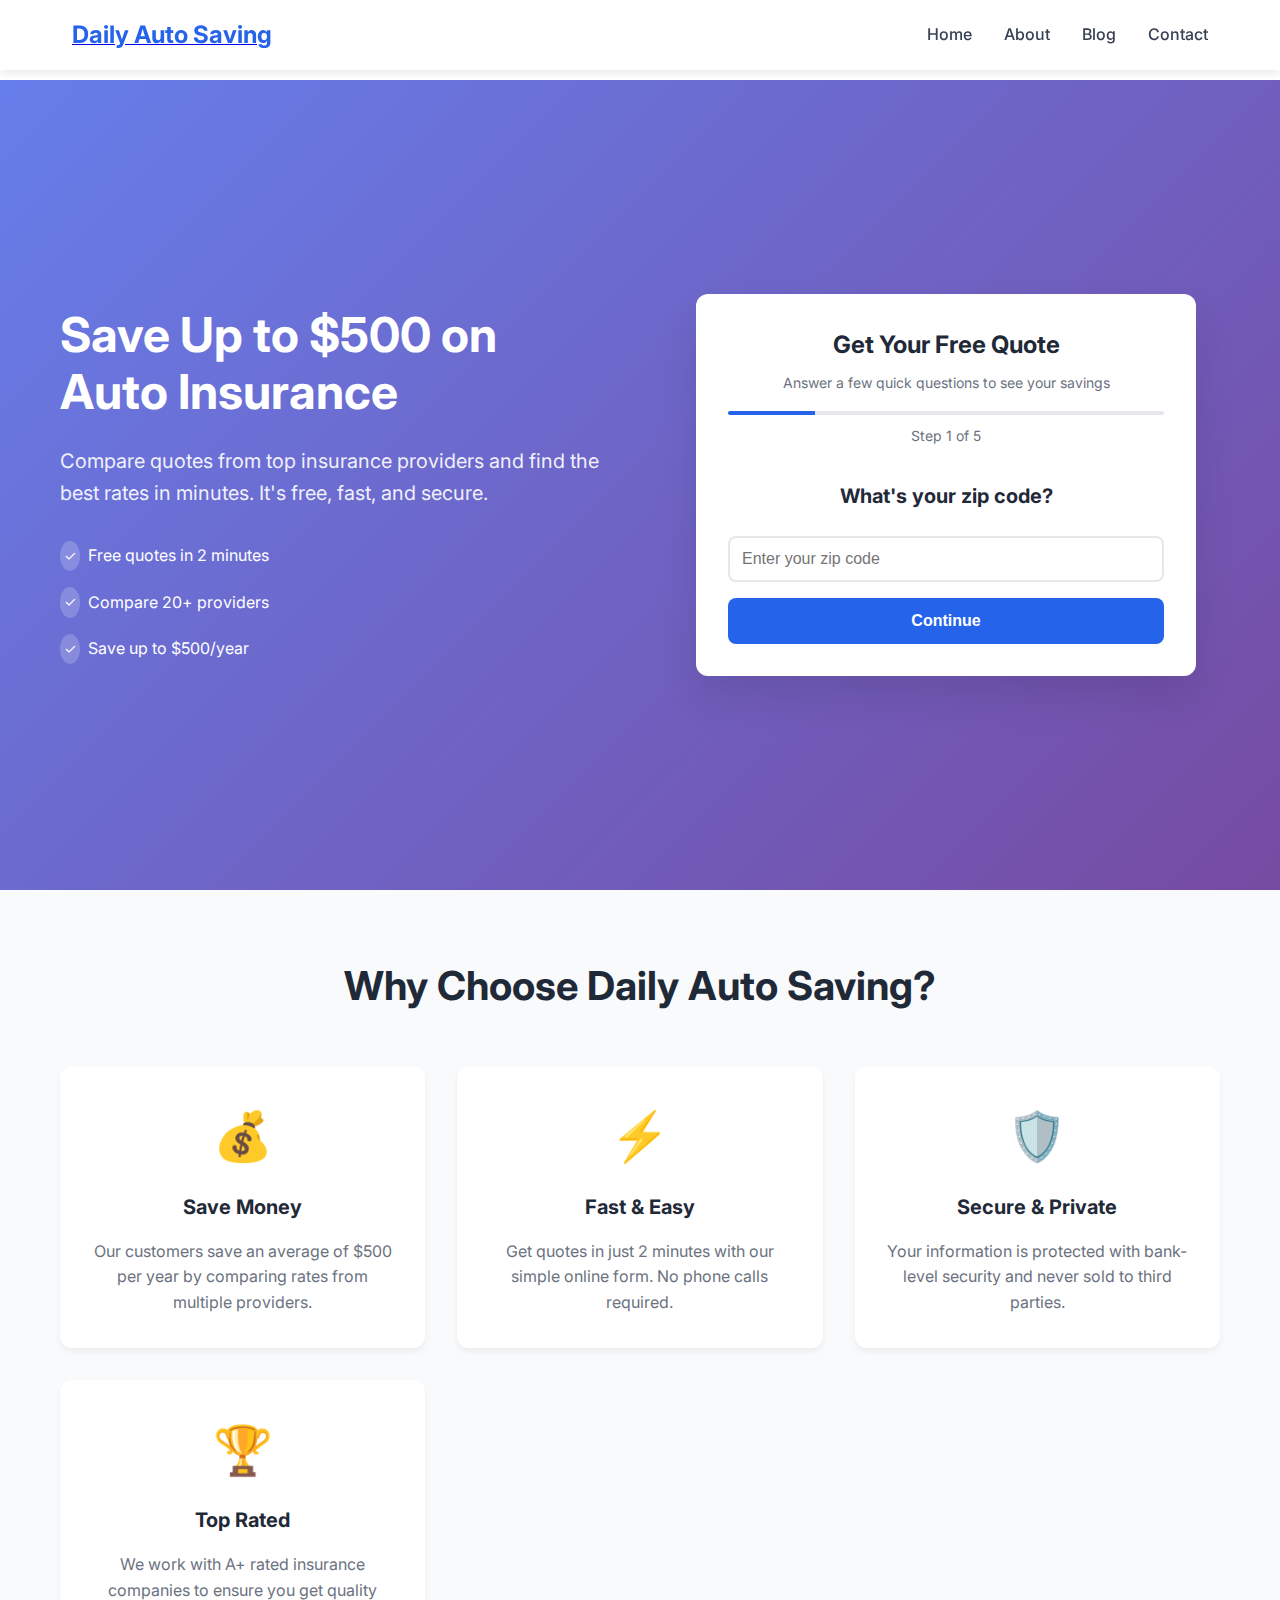
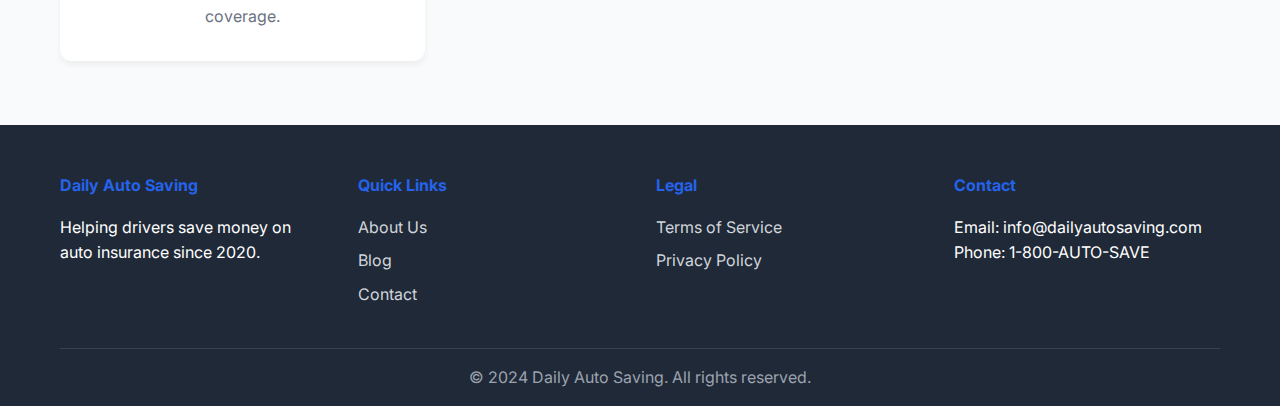
<file: index.html>
<!DOCTYPE html>
<html lang="en">
<head>
    <meta charset="UTF-8">
    <meta name="viewport" content="width=device-width, initial-scale=1.0">
    <title>Daily Auto Saving - Save on Car Insurance Today</title>
    <meta name="description" content="Find the best auto insurance rates and save money on your car insurance with Daily Auto Saving. Get quotes from top providers in minutes.">
    <link rel="stylesheet" href="css/styles.css">
    <link href="https://fonts.googleapis.com/css2?family=Inter:wght@300;400;500;600;700&display=swap" rel="stylesheet">
</head>
<body>
    <header class="header">
        <nav class="nav">
            <div class="nav-container">
                <a href="index.html" class="logo">
                    <span class="logo-text">Daily Auto Saving</span>
                </a>
                <ul class="nav-menu">
                    <li><a href="index.html" class="nav-link">Home</a></li>
                    <li><a href="/about/" class="nav-link">About</a></li>
                    <li><a href="/blog/" class="nav-link">Blog</a></li>
                    <li><a href="/contact/" class="nav-link">Contact</a></li>
                </ul>
                <div class="hamburger">
                    <span></span>
                    <span></span>
                    <span></span>
                </div>
            </div>
        </nav>
    </header>

    <main class="main">
        <section class="hero">
            <div class="container">
                <div class="hero-content">
                    <div class="hero-text">
                        <h1 class="hero-title">Save Up to $500 on Auto Insurance</h1>
                        <p class="hero-subtitle">Compare quotes from top insurance providers and find the best rates in minutes. It's free, fast, and secure.</p>
                        <div class="hero-features">
                            <div class="feature">
                                <span class="feature-icon">✓</span>
                                <span>Free quotes in 2 minutes</span>
                            </div>
                            <div class="feature">
                                <span class="feature-icon">✓</span>
                                <span>Compare 20+ providers</span>
                            </div>
                            <div class="feature">
                                <span class="feature-icon">✓</span>
                                <span>Save up to $500/year</span>
                            </div>
                        </div>
                    </div>

                    <div class="lead-form-container">
                        <div class="form-card">
                            <div class="form-header">
                                <h2>Get Your Free Quote</h2>
                                <p>Answer a few quick questions to see your savings</p>
                                <div class="progress-bar">
                                    <div class="progress-fill"></div>
                                </div>
                                <span class="step-counter">Step <span id="current-step">1</span> of <span id="total-steps">5</span></span>
                            </div>

                            <form id="lead-form" class="lead-form">
                                <div class="question active" data-step="1">
                                    <h3>What's your zip code?</h3>
                                    <input type="text" name="zipcode" placeholder="Enter your zip code" pattern="[0-9]{5}" maxlength="5" required>
                                    <button type="button" class="btn-next">Continue</button>
                                </div>

                                <div class="question" data-step="2">
                                    <h3>What's your current insurance status?</h3>
                                    <div class="options">
                                        <label class="option">
                                            <input type="radio" name="insurance_status" value="currently_insured" required>
                                            <span>Currently Insured</span>
                                        </label>
                                        <label class="option">
                                            <input type="radio" name="insurance_status" value="not_insured" required>
                                            <span>Not Currently Insured</span>
                                        </label>
                                        <label class="option">
                                            <input type="radio" name="insurance_status" value="first_time" required>
                                            <span>First Time Buyer</span>
                                        </label>
                                    </div>
                                </div>

                                <div class="question" data-step="3">
                                    <h3>What type of vehicle do you drive?</h3>
                                    <div class="options">
                                        <label class="option">
                                            <input type="radio" name="vehicle_type" value="sedan" required>
                                            <span>Sedan</span>
                                        </label>
                                        <label class="option">
                                            <input type="radio" name="vehicle_type" value="suv" required>
                                            <span>SUV</span>
                                        </label>
                                        <label class="option">
                                            <input type="radio" name="vehicle_type" value="truck" required>
                                            <span>Truck</span>
                                        </label>
                                        <label class="option">
                                            <input type="radio" name="vehicle_type" value="coupe" required>
                                            <span>Coupe</span>
                                        </label>
                                        <label class="option">
                                            <input type="radio" name="vehicle_type" value="other" required>
                                            <span>Other</span>
                                        </label>
                                    </div>
                                </div>

                                <div class="question" data-step="4">
                                    <h3>What's your age group?</h3>
                                    <div class="options">
                                        <label class="option">
                                            <input type="radio" name="age_group" value="18-25" required>
                                            <span>18-25</span>
                                        </label>
                                        <label class="option">
                                            <input type="radio" name="age_group" value="26-35" required>
                                            <span>26-35</span>
                                        </label>
                                        <label class="option">
                                            <input type="radio" name="age_group" value="36-50" required>
                                            <span>36-50</span>
                                        </label>
                                        <label class="option">
                                            <input type="radio" name="age_group" value="51-65" required>
                                            <span>51-65</span>
                                        </label>
                                        <label class="option">
                                            <input type="radio" name="age_group" value="65+" required>
                                            <span>65+</span>
                                        </label>
                                    </div>
                                </div>

                                <div class="question" data-step="5">
                                    <h3>Where can we send your quotes?</h3>
                                    <div class="contact-inputs">
                                        <input type="text" name="first_name" placeholder="First Name" required>
                                        <input type="text" name="last_name" placeholder="Last Name" required>
                                        <input type="email" name="email" placeholder="Email Address" required>
                                        <input type="tel" name="phone" placeholder="Phone Number" required>
                                    </div>
                                    <p class="privacy-note">By clicking "Get My Quotes", you agree to our <a href="/terms/">Terms of Service</a> and <a href="/privacy/">Privacy Policy</a>.</p>
                                    <button type="submit" class="btn-submit">Get My Quotes</button>
                                </div>

                                <button type="button" class="btn-back" style="display: none;">← Back</button>
                            </form>
                        </div>
                    </div>
                </div>
            </div>
        </section>

        <section class="benefits">
            <div class="container">
                <h2>Why Choose Daily Auto Saving?</h2>
                <div class="benefits-grid">
                    <div class="benefit-card">
                        <div class="benefit-icon">💰</div>
                        <h3>Save Money</h3>
                        <p>Our customers save an average of $500 per year by comparing rates from multiple providers.</p>
                    </div>
                    <div class="benefit-card">
                        <div class="benefit-icon">⚡</div>
                        <h3>Fast & Easy</h3>
                        <p>Get quotes in just 2 minutes with our simple online form. No phone calls required.</p>
                    </div>
                    <div class="benefit-card">
                        <div class="benefit-icon">🛡️</div>
                        <h3>Secure & Private</h3>
                        <p>Your information is protected with bank-level security and never sold to third parties.</p>
                    </div>
                    <div class="benefit-card">
                        <div class="benefit-icon">🏆</div>
                        <h3>Top Rated</h3>
                        <p>We work with A+ rated insurance companies to ensure you get quality coverage.</p>
                    </div>
                </div>
            </div>
        </section>
    </main>

    <footer class="footer">
        <div class="container">
            <div class="footer-content">
                <div class="footer-section">
                    <h4>Daily Auto Saving</h4>
                    <p>Helping drivers save money on auto insurance since 2020.</p>
                </div>
                <div class="footer-section">
                    <h4>Quick Links</h4>
                    <ul>
                        <li><a href="/about/">About Us</a></li>
                        <li><a href="/blog/">Blog</a></li>
                        <li><a href="/contact/">Contact</a></li>
                    </ul>
                </div>
                <div class="footer-section">
                    <h4>Legal</h4>
                    <ul>
                        <li><a href="/terms/">Terms of Service</a></li>
                        <li><a href="/privacy/">Privacy Policy</a></li>
                    </ul>
                </div>
                <div class="footer-section">
                    <h4>Contact</h4>
                    <p>Email: info@dailyautosaving.com</p>
                    <p>Phone: 1-800-AUTO-SAVE</p>
                </div>
            </div>
            <div class="footer-bottom">
                <p>&copy; 2024 Daily Auto Saving. All rights reserved.</p>
            </div>
        </div>
    </footer>

    <script src="js/main.js"></script>
</body>
</html>
</file>
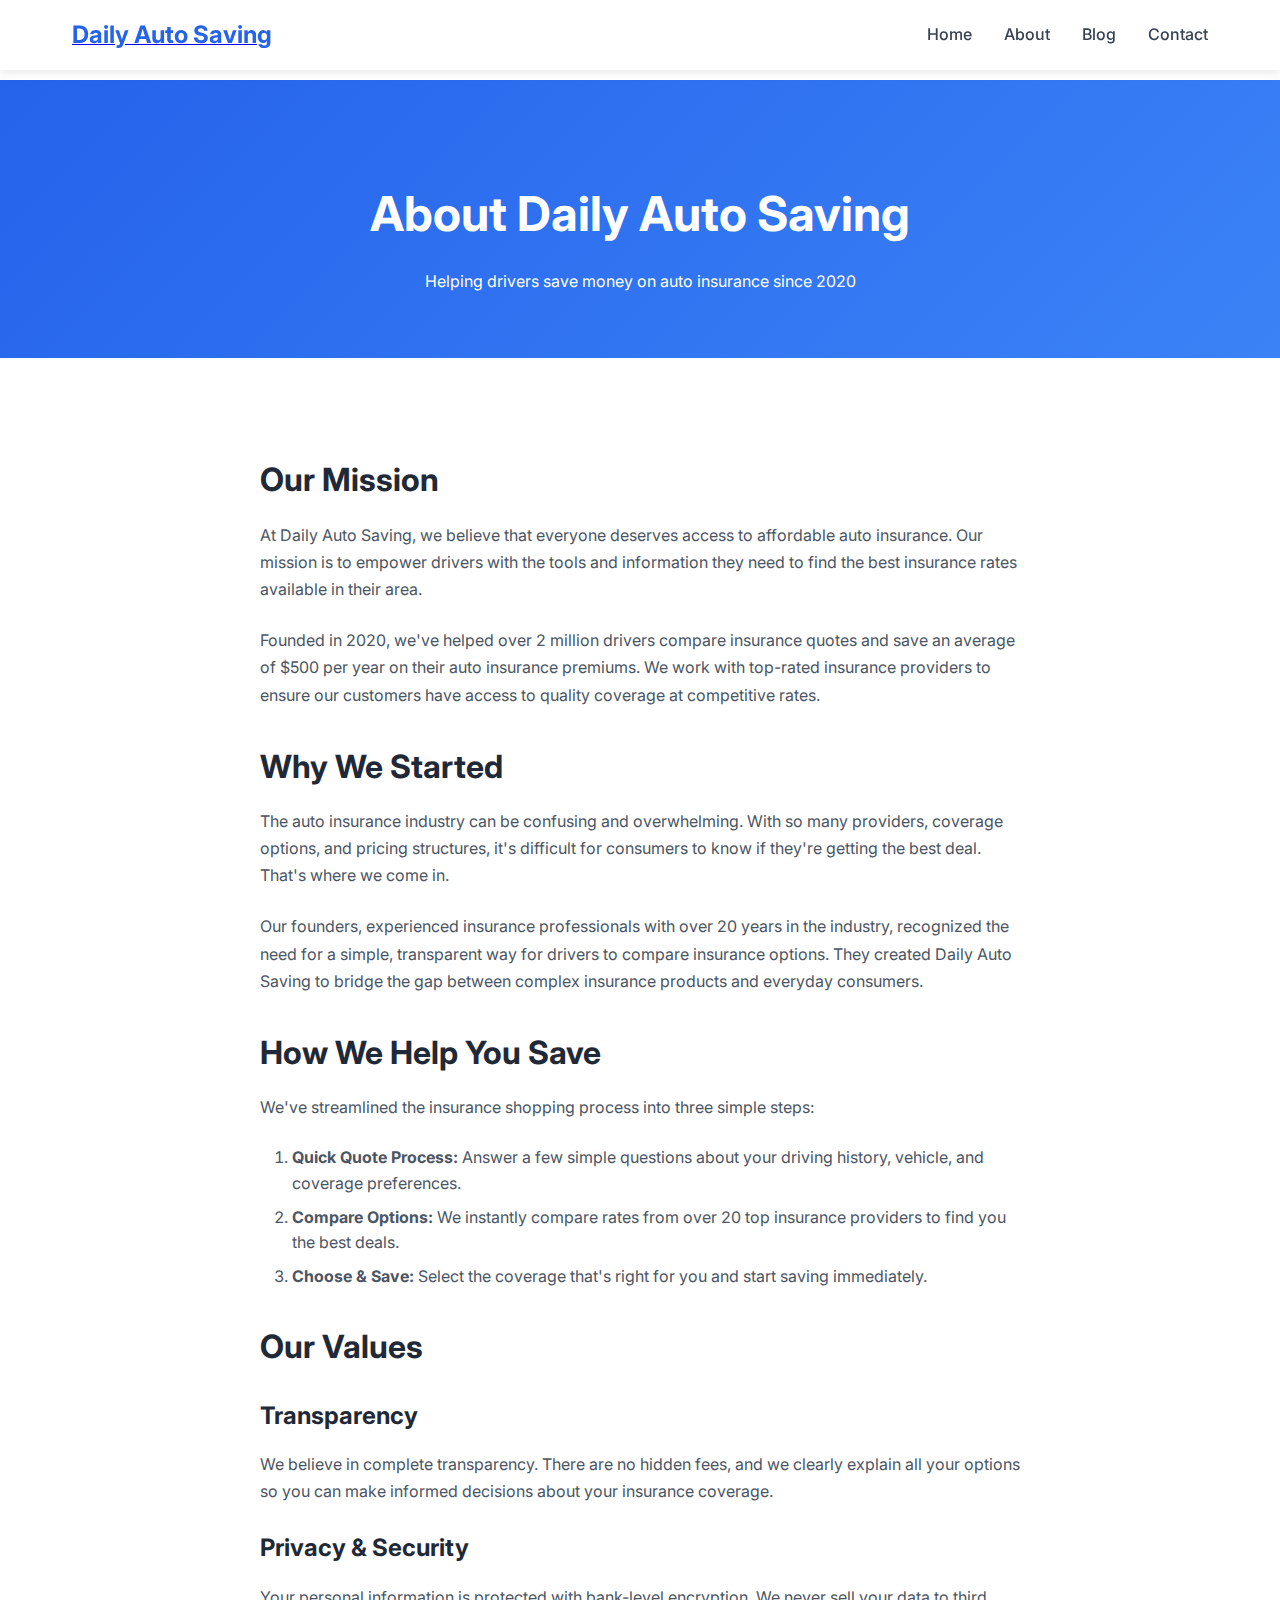
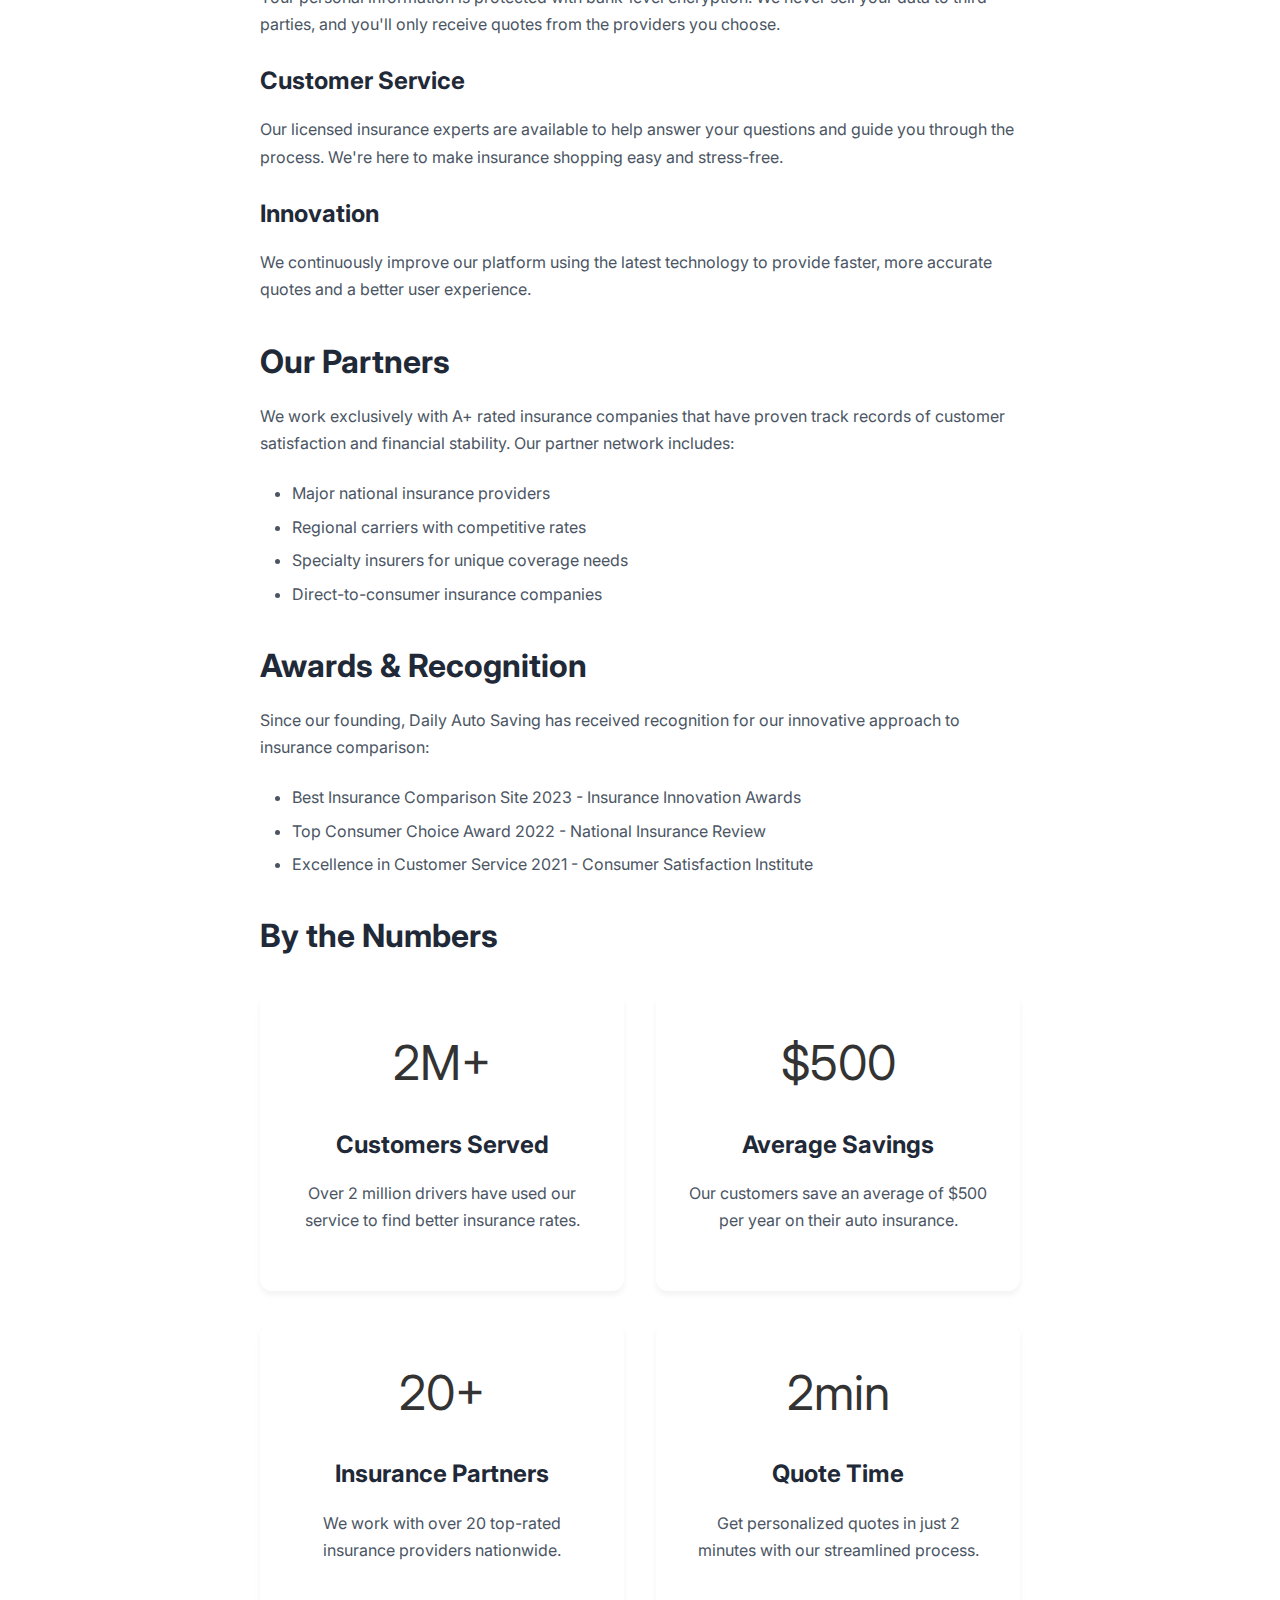
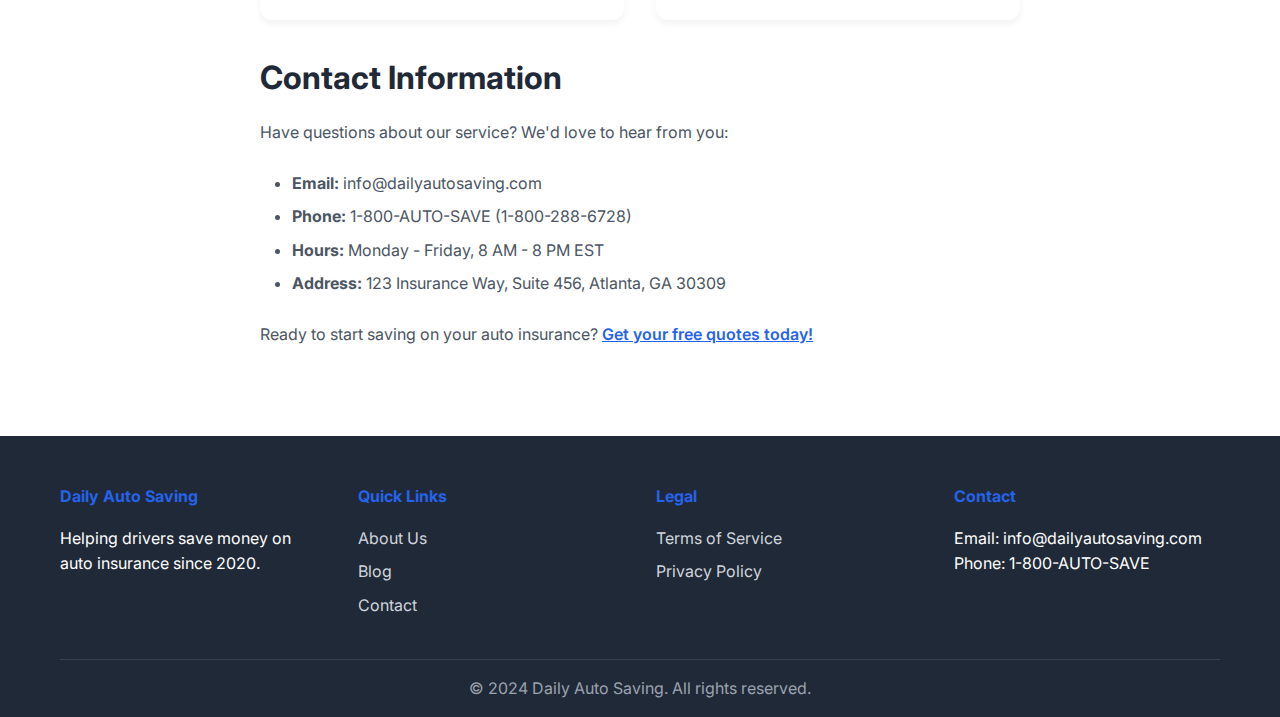
<file: about/index.html>
<!DOCTYPE html>
<html lang="en">
<head>
    <meta charset="UTF-8">
    <meta name="viewport" content="width=device-width, initial-scale=1.0">
    <title>About Us - Daily Auto Saving</title>
    <meta name="description" content="Learn about Daily Auto Saving's mission to help drivers save money on car insurance through comparison shopping and expert advice.">
    <link rel="stylesheet" href="/css/styles.css">
    <link href="https://fonts.googleapis.com/css2?family=Inter:wght@300;400;500;600;700&display=swap" rel="stylesheet">
</head>
<body>
    <header class="header">
        <nav class="nav">
            <div class="nav-container">
                <a href="/" class="logo">
                    <span class="logo-text">Daily Auto Saving</span>
                </a>
                <ul class="nav-menu">
                    <li><a href="/" class="nav-link">Home</a></li>
                    <li><a href="/about/" class="nav-link">About</a></li>
                    <li><a href="/blog/" class="nav-link">Blog</a></li>
                    <li><a href="/contact/" class="nav-link">Contact</a></li>
                </ul>
                <div class="hamburger">
                    <span></span>
                    <span></span>
                    <span></span>
                </div>
            </div>
        </nav>
    </header>

    <main class="main">
        <section class="page-hero">
            <div class="container">
                <h1>About Daily Auto Saving</h1>
                <p>Helping drivers save money on auto insurance since 2020</p>
            </div>
        </section>

        <section class="page-content">
            <div class="container">
                <h2>Our Mission</h2>
                <p>At Daily Auto Saving, we believe that everyone deserves access to affordable auto insurance. Our mission is to empower drivers with the tools and information they need to find the best insurance rates available in their area.</p>

                <p>Founded in 2020, we've helped over 2 million drivers compare insurance quotes and save an average of $500 per year on their auto insurance premiums. We work with top-rated insurance providers to ensure our customers have access to quality coverage at competitive rates.</p>

                <h2>Why We Started</h2>
                <p>The auto insurance industry can be confusing and overwhelming. With so many providers, coverage options, and pricing structures, it's difficult for consumers to know if they're getting the best deal. That's where we come in.</p>

                <p>Our founders, experienced insurance professionals with over 20 years in the industry, recognized the need for a simple, transparent way for drivers to compare insurance options. They created Daily Auto Saving to bridge the gap between complex insurance products and everyday consumers.</p>

                <h2>How We Help You Save</h2>
                <p>We've streamlined the insurance shopping process into three simple steps:</p>

                <ol>
                    <li><strong>Quick Quote Process:</strong> Answer a few simple questions about your driving history, vehicle, and coverage preferences.</li>
                    <li><strong>Compare Options:</strong> We instantly compare rates from over 20 top insurance providers to find you the best deals.</li>
                    <li><strong>Choose & Save:</strong> Select the coverage that's right for you and start saving immediately.</li>
                </ol>

                <h2>Our Values</h2>

                <h3>Transparency</h3>
                <p>We believe in complete transparency. There are no hidden fees, and we clearly explain all your options so you can make informed decisions about your insurance coverage.</p>

                <h3>Privacy & Security</h3>
                <p>Your personal information is protected with bank-level encryption. We never sell your data to third parties, and you'll only receive quotes from the providers you choose.</p>

                <h3>Customer Service</h3>
                <p>Our licensed insurance experts are available to help answer your questions and guide you through the process. We're here to make insurance shopping easy and stress-free.</h3>

                <h3>Innovation</h3>
                <p>We continuously improve our platform using the latest technology to provide faster, more accurate quotes and a better user experience.</p>

                <h2>Our Partners</h2>
                <p>We work exclusively with A+ rated insurance companies that have proven track records of customer satisfaction and financial stability. Our partner network includes:</p>

                <ul>
                    <li>Major national insurance providers</li>
                    <li>Regional carriers with competitive rates</li>
                    <li>Specialty insurers for unique coverage needs</li>
                    <li>Direct-to-consumer insurance companies</li>
                </ul>

                <h2>Awards & Recognition</h2>
                <p>Since our founding, Daily Auto Saving has received recognition for our innovative approach to insurance comparison:</p>

                <ul>
                    <li>Best Insurance Comparison Site 2023 - Insurance Innovation Awards</li>
                    <li>Top Consumer Choice Award 2022 - National Insurance Review</li>
                    <li>Excellence in Customer Service 2021 - Consumer Satisfaction Institute</li>
                </ul>

                <h2>By the Numbers</h2>
                <div class="benefits-grid" style="margin: 2rem 0;">
                    <div class="benefit-card">
                        <div class="benefit-icon">2M+</div>
                        <h3>Customers Served</h3>
                        <p>Over 2 million drivers have used our service to find better insurance rates.</p>
                    </div>
                    <div class="benefit-card">
                        <div class="benefit-icon">$500</div>
                        <h3>Average Savings</h3>
                        <p>Our customers save an average of $500 per year on their auto insurance.</p>
                    </div>
                    <div class="benefit-card">
                        <div class="benefit-icon">20+</div>
                        <h3>Insurance Partners</h3>
                        <p>We work with over 20 top-rated insurance providers nationwide.</p>
                    </div>
                    <div class="benefit-card">
                        <div class="benefit-icon">2min</div>
                        <h3>Quote Time</h3>
                        <p>Get personalized quotes in just 2 minutes with our streamlined process.</p>
                    </div>
                </div>

                <h2>Contact Information</h2>
                <p>Have questions about our service? We'd love to hear from you:</p>

                <ul>
                    <li><strong>Email:</strong> info@dailyautosaving.com</li>
                    <li><strong>Phone:</strong> 1-800-AUTO-SAVE (1-800-288-6728)</li>
                    <li><strong>Hours:</strong> Monday - Friday, 8 AM - 8 PM EST</li>
                    <li><strong>Address:</strong> 123 Insurance Way, Suite 456, Atlanta, GA 30309</li>
                </ul>

                <p>Ready to start saving on your auto insurance? <a href="/" style="color: #2563eb; font-weight: 600;">Get your free quotes today!</a></p>
            </div>
        </section>
    </main>

    <footer class="footer">
        <div class="container">
            <div class="footer-content">
                <div class="footer-section">
                    <h4>Daily Auto Saving</h4>
                    <p>Helping drivers save money on auto insurance since 2020.</p>
                </div>
                <div class="footer-section">
                    <h4>Quick Links</h4>
                    <ul>
                        <li><a href="/about/">About Us</a></li>
                        <li><a href="/blog/">Blog</a></li>
                        <li><a href="/contact/">Contact</a></li>
                    </ul>
                </div>
                <div class="footer-section">
                    <h4>Legal</h4>
                    <ul>
                        <li><a href="/terms/">Terms of Service</a></li>
                        <li><a href="/privacy/">Privacy Policy</a></li>
                    </ul>
                </div>
                <div class="footer-section">
                    <h4>Contact</h4>
                    <p>Email: info@dailyautosaving.com</p>
                    <p>Phone: 1-800-AUTO-SAVE</p>
                </div>
            </div>
            <div class="footer-bottom">
                <p>&copy; 2024 Daily Auto Saving. All rights reserved.</p>
            </div>
        </div>
    </footer>

    <script src="/js/main.js"></script>
</body>
</html>
</file>
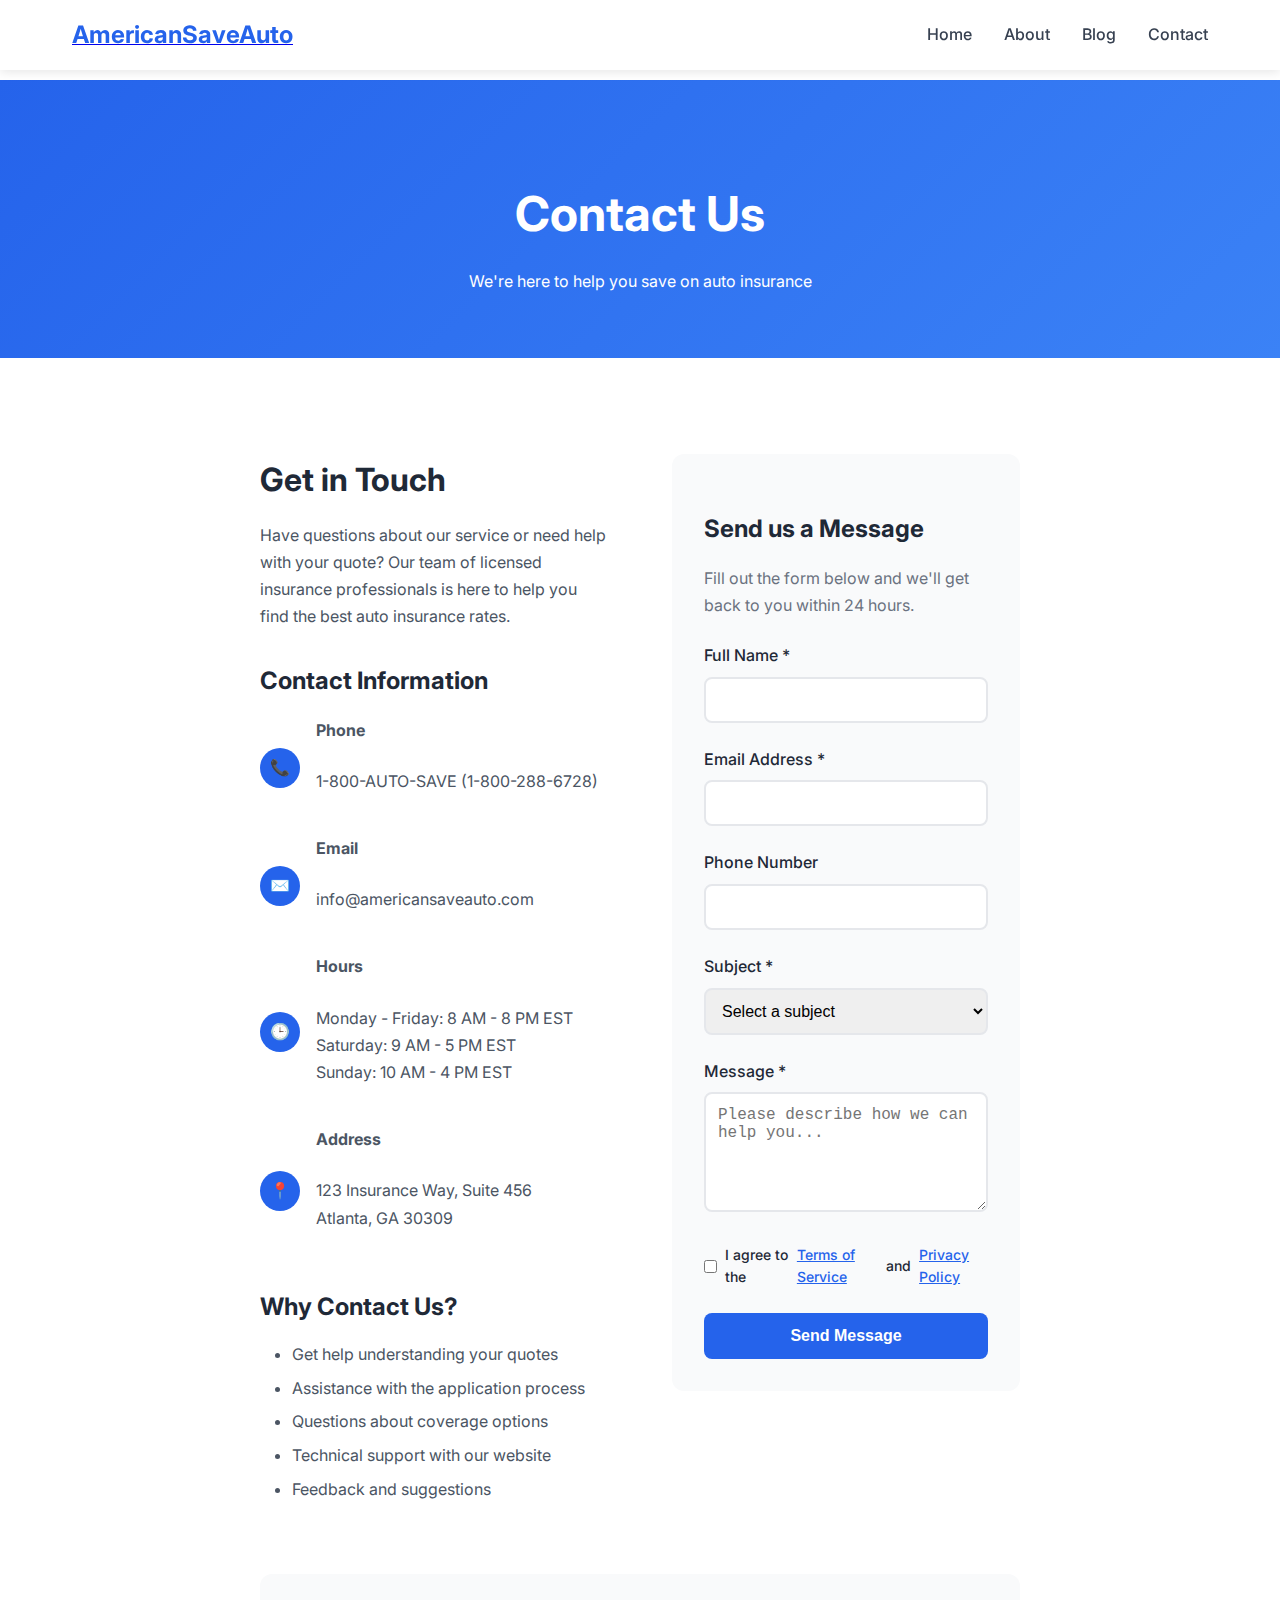
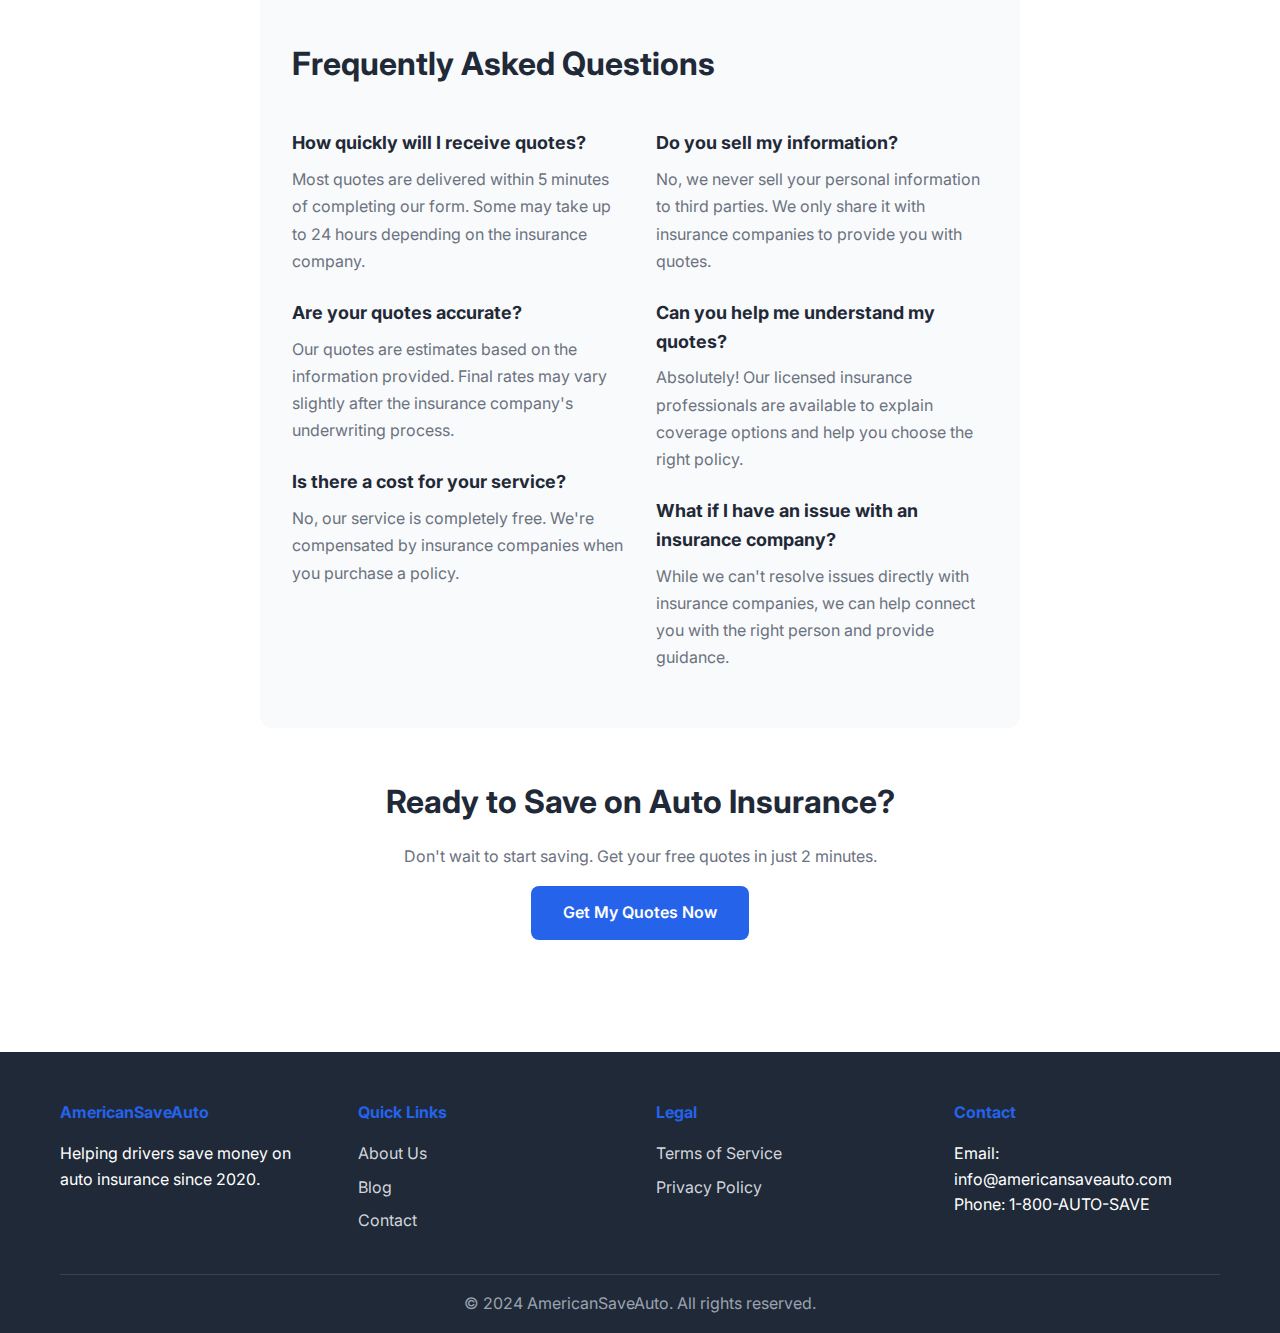
<file: contact/index.html>
<!DOCTYPE html>
<html lang="en">
<head>
    <meta charset="UTF-8">
    <meta name="viewport" content="width=device-width, initial-scale=1.0">
    <title>Contact Us - AmericanSaveAuto</title>
    <meta name="description" content="Get in touch with AmericanSaveAuto. Contact our team for support, questions, or help with your auto insurance needs.">
    <link rel="stylesheet" href="/css/styles.css">
    <link href="https://fonts.googleapis.com/css2?family=Inter:wght@300;400;500;600;700&display=swap" rel="stylesheet">
</head>
<body>
    <header class="header">
        <nav class="nav">
            <div class="nav-container">
                <a href="/" class="logo">
                    <span class="logo-text">AmericanSaveAuto</span>
                </a>
                <ul class="nav-menu">
                    <li><a href="/" class="nav-link">Home</a></li>
                    <li><a href="/about/" class="nav-link">About</a></li>
                    <li><a href="/blog/" class="nav-link">Blog</a></li>
                    <li><a href="/contact/" class="nav-link">Contact</a></li>
                </ul>
                <div class="hamburger">
                    <span></span>
                    <span></span>
                    <span></span>
                </div>
            </div>
        </nav>
    </header>

    <main class="main">
        <section class="page-hero">
            <div class="container">
                <h1>Contact Us</h1>
                <p>We're here to help you save on auto insurance</p>
            </div>
        </section>

        <section class="page-content">
            <div class="container">
                <div style="display: grid; grid-template-columns: 1fr 1fr; gap: 4rem; margin-bottom: 3rem;">
                    <div>
                        <h2>Get in Touch</h2>
                        <p>Have questions about our service or need help with your quote? Our team of licensed insurance professionals is here to help you find the best auto insurance rates.</p>

                        <div style="margin: 2rem 0;">
                            <h3>Contact Information</h3>
                            <div style="display: flex; flex-direction: column; gap: 1rem; margin-top: 1rem;">
                                <div style="display: flex; align-items: center; gap: 1rem;">
                                    <div style="width: 40px; height: 40px; background: #2563eb; color: white; border-radius: 50%; display: flex; align-items: center; justify-content: center;">📞</div>
                                    <div>
                                        <p><strong>Phone</strong></p>
                                        <p>1-800-AUTO-SAVE (1-800-288-6728)</p>
                                    </div>
                                </div>
                                <div style="display: flex; align-items: center; gap: 1rem;">
                                    <div style="width: 40px; height: 40px; background: #2563eb; color: white; border-radius: 50%; display: flex; align-items: center; justify-content: center;">✉️</div>
                                    <div>
                                        <p><strong>Email</strong></p>
                                        <p>info@americansaveauto.com</p>
                                    </div>
                                </div>
                                <div style="display: flex; align-items: center; gap: 1rem;">
                                    <div style="width: 40px; height: 40px; background: #2563eb; color: white; border-radius: 50%; display: flex; align-items: center; justify-content: center;">🕒</div>
                                    <div>
                                        <p><strong>Hours</strong></p>
                                        <p>Monday - Friday: 8 AM - 8 PM EST<br>
                                        Saturday: 9 AM - 5 PM EST<br>
                                        Sunday: 10 AM - 4 PM EST</p>
                                    </div>
                                </div>
                                <div style="display: flex; align-items: center; gap: 1rem;">
                                    <div style="width: 40px; height: 40px; background: #2563eb; color: white; border-radius: 50%; display: flex; align-items: center; justify-content: center;">📍</div>
                                    <div>
                                        <p><strong>Address</strong></p>
                                        <p>123 Insurance Way, Suite 456<br>
                                        Atlanta, GA 30309</p>
                                    </div>
                                </div>
                            </div>
                        </div>

                        <h3>Why Contact Us?</h3>
                        <ul>
                            <li>Get help understanding your quotes</li>
                            <li>Assistance with the application process</li>
                            <li>Questions about coverage options</li>
                            <li>Technical support with our website</li>
                            <li>Feedback and suggestions</li>
                        </ul>
                    </div>

                    <div>
                        <div class="contact-form">
                            <h3>Send us a Message</h3>
                            <p style="margin-bottom: 1.5rem; color: #6b7280;">Fill out the form below and we'll get back to you within 24 hours.</p>

                            <form id="contact-form">
                                <div class="form-group">
                                    <label for="name">Full Name *</label>
                                    <input type="text" id="name" name="name" required>
                                </div>

                                <div class="form-group">
                                    <label for="email">Email Address *</label>
                                    <input type="email" id="email" name="email" required>
                                </div>

                                <div class="form-group">
                                    <label for="phone">Phone Number</label>
                                    <input type="tel" id="phone" name="phone">
                                </div>

                                <div class="form-group">
                                    <label for="subject">Subject *</label>
                                    <select id="subject" name="subject" required style="width: 100%; padding: 0.75rem; border: 2px solid #e5e7eb; border-radius: 8px; font-size: 1rem;">
                                        <option value="">Select a subject</option>
                                        <option value="quote_help">Help with My Quote</option>
                                        <option value="technical_support">Technical Support</option>
                                        <option value="general_question">General Question</option>
                                        <option value="feedback">Feedback</option>
                                        <option value="other">Other</option>
                                    </select>
                                </div>

                                <div class="form-group">
                                    <label for="message">Message *</label>
                                    <textarea id="message" name="message" placeholder="Please describe how we can help you..." required></textarea>
                                </div>

                                <div class="form-group">
                                    <label style="display: flex; align-items: center; gap: 0.5rem; font-size: 0.875rem;">
                                        <input type="checkbox" required style="width: auto;">
                                        I agree to the <a href="/terms/" style="color: #2563eb;">Terms of Service</a> and <a href="/privacy/" style="color: #2563eb;">Privacy Policy</a>
                                    </label>
                                </div>

                                <button type="submit" class="btn-submit">Send Message</button>
                            </form>
                        </div>
                    </div>
                </div>

                <div style="background: #f9fafb; padding: 2rem; border-radius: 12px; margin: 2rem 0;">
                    <h2>Frequently Asked Questions</h2>
                    <div style="display: grid; grid-template-columns: 1fr 1fr; gap: 2rem; margin-top: 1rem;">
                        <div>
                            <h3 style="font-size: 1.125rem; margin-bottom: 0.5rem;">How quickly will I receive quotes?</h3>
                            <p style="color: #6b7280; margin-bottom: 1rem;">Most quotes are delivered within 5 minutes of completing our form. Some may take up to 24 hours depending on the insurance company.</p>

                            <h3 style="font-size: 1.125rem; margin-bottom: 0.5rem;">Are your quotes accurate?</h3>
                            <p style="color: #6b7280; margin-bottom: 1rem;">Our quotes are estimates based on the information provided. Final rates may vary slightly after the insurance company's underwriting process.</p>

                            <h3 style="font-size: 1.125rem; margin-bottom: 0.5rem;">Is there a cost for your service?</h3>
                            <p style="color: #6b7280;">No, our service is completely free. We're compensated by insurance companies when you purchase a policy.</p>
                        </div>
                        <div>
                            <h3 style="font-size: 1.125rem; margin-bottom: 0.5rem;">Do you sell my information?</h3>
                            <p style="color: #6b7280; margin-bottom: 1rem;">No, we never sell your personal information to third parties. We only share it with insurance companies to provide you with quotes.</p>

                            <h3 style="font-size: 1.125rem; margin-bottom: 0.5rem;">Can you help me understand my quotes?</h3>
                            <p style="color: #6b7280; margin-bottom: 1rem;">Absolutely! Our licensed insurance professionals are available to explain coverage options and help you choose the right policy.</p>

                            <h3 style="font-size: 1.125rem; margin-bottom: 0.5rem;">What if I have an issue with an insurance company?</h3>
                            <p style="color: #6b7280;">While we can't resolve issues directly with insurance companies, we can help connect you with the right person and provide guidance.</p>
                        </div>
                    </div>
                </div>

                <div style="text-align: center; margin: 3rem 0;">
                    <h2>Ready to Save on Auto Insurance?</h2>
                    <p style="margin: 1rem 0; color: #6b7280;">Don't wait to start saving. Get your free quotes in just 2 minutes.</p>
                    <a href="/" style="display: inline-block; background: #2563eb; color: white; padding: 0.875rem 2rem; border-radius: 8px; text-decoration: none; font-weight: 600; transition: background 0.3s ease;" onmouseover="this.style.background='#1d4ed8'" onmouseout="this.style.background='#2563eb'">Get My Quotes Now</a>
                </div>
            </div>
        </section>
    </main>

    <footer class="footer">
        <div class="container">
            <div class="footer-content">
                <div class="footer-section">
                    <h4>AmericanSaveAuto</h4>
                    <p>Helping drivers save money on auto insurance since 2020.</p>
                </div>
                <div class="footer-section">
                    <h4>Quick Links</h4>
                    <ul>
                        <li><a href="/about/">About Us</a></li>
                        <li><a href="/blog/">Blog</a></li>
                        <li><a href="/contact/">Contact</a></li>
                    </ul>
                </div>
                <div class="footer-section">
                    <h4>Legal</h4>
                    <ul>
                        <li><a href="/terms/">Terms of Service</a></li>
                        <li><a href="/privacy/">Privacy Policy</a></li>
                    </ul>
                </div>
                <div class="footer-section">
                    <h4>Contact</h4>
                    <p>Email: info@americansaveauto.com</p>
                    <p>Phone: 1-800-AUTO-SAVE</p>
                </div>
            </div>
            <div class="footer-bottom">
                <p>&copy; 2024 AmericanSaveAuto. All rights reserved.</p>
            </div>
        </div>
    </footer>

    <script src="/js/main.js"></script>
    <script>
        // Contact form functionality
        document.getElementById('contact-form').addEventListener('submit', function(e) {
            e.preventDefault();

            // Basic form validation
            const name = document.getElementById('name').value.trim();
            const email = document.getElementById('email').value.trim();
            const subject = document.getElementById('subject').value;
            const message = document.getElementById('message').value.trim();

            if (!name || !email || !subject || !message) {
                alert('Please fill in all required fields.');
                return;
            }

            // Show success message (in real app, would send to server)
            const form = document.getElementById('contact-form');
            form.innerHTML = `
                <div style="text-align: center; padding: 2rem;">
                    <h3 style="color: #16a34a; margin-bottom: 1rem;">✓ Message Sent Successfully!</h3>
                    <p style="color: #6b7280;">Thank you for contacting us. We'll get back to you within 24 hours.</p>
                    <button type="button" onclick="location.reload()" style="margin-top: 1rem; background: #2563eb; color: white; padding: 0.5rem 1rem; border: none; border-radius: 6px; cursor: pointer;">Send Another Message</button>
                </div>
            `;
        });
    </script>
</body>
</html>
</file>
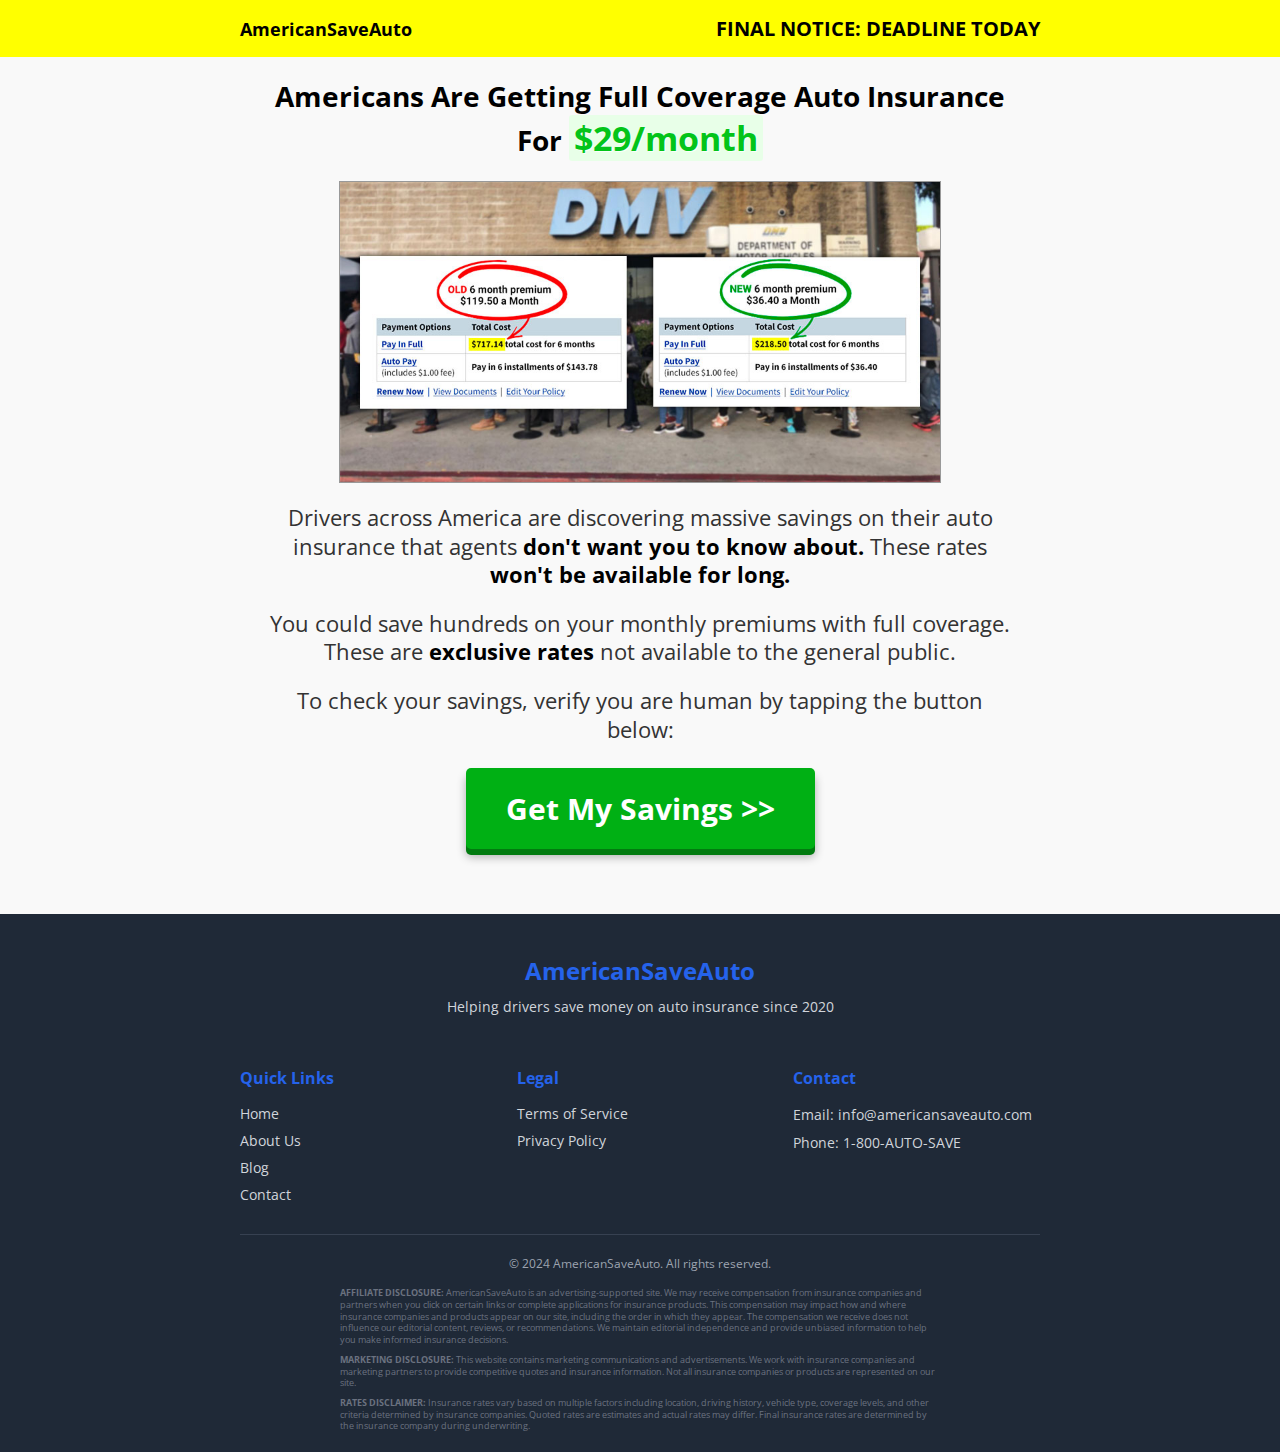
<file: lp1/index.html>
<!DOCTYPE html>
<html lang="en">
<head>
    <meta charset="UTF-8">
    <meta name="viewport" content="width=device-width, initial-scale=1.0">
    <title>Auto Insurance Savings - AmericanSaveAuto</title>
    <link href="https://fonts.googleapis.com/css2?family=Open+Sans:wght@400;600;700&display=swap" rel="stylesheet">
    <style>
        body {
            font-family: 'Open Sans', Arial, sans-serif;
            font-size: 20px;
            margin: 0;
            padding: 0;
            background-color: #f9f9f9;
            text-align: center;
        }
        .container {
            max-width: 800px;
            margin: 0 auto;
            padding: 0 30px;
            box-sizing: border-box;
        }
        .header {
            background-color: yellow;
            color: black;
            font-weight: bold;
            padding: 15px 0;
            font-size: 20px;
            width: 100%;
        }
        @media (max-width: 600px) {
            .header div {
                flex-direction: column !important;
                gap: 5px;
            }
            .header div > div:first-child {
                font-size: 16px !important;
            }
        }
        .main-heading {
            font-size: 28px;
            color: #000;
            margin: 20px 0;
        }
        .price-highlight {
            color: #03c419;
            font-size: 1.2em;
            font-weight: bold;
            background: #e8ffe8;
            padding: 0 5px;
            border-radius: 3px;
            display: inline-block;
            text-shadow: 1px 1px 0 rgba(255,255,255,0.8);
        }
        .image-placeholder {
            width: 100%;
            max-width: 600px;
            height: 300px;
            margin: 20px auto;
            background-image: url('./dmv.jpg');
            background-size: cover;
            background-position: center;
            border: 1px solid #999;
        }
        .content {
            font-size: 22px;
            color: #333;
            line-height: 1.3em;
            margin: 0 0 20px;
        }
        .content strong {
            color: #000;
        }
        .cta-button {
            background-color: #00b014;
            color: #fff;
            font-size: 30px;
            font-weight: bold;
            padding: 20px 40px;
            border: none;
            border-radius: 5px;
            cursor: pointer;
            text-decoration: none;
            display: inline-block;
            box-shadow: 0 6px 0 #027b10, 0 8px 10px rgba(0,0,0,0.3);
            transform: translateY(0);
            transition: all 0.2s ease;
            position: relative;
            margin: 5px;
        }
        .cta-button:hover {
            background-color: #04d81c;
            transform: translateY(2px);
            box-shadow: 0 4px 0 #027b10, 0 6px 8px rgba(0,0,0,0.3);
        }
        .cta-button:active {
            transform: translateY(6px);
            box-shadow: 0 0 0 #027b10, 0 0 0 rgba(0,0,0,0.3);
        }
        @keyframes wiggle {
            0%, 100% { transform: translateX(0); }
            25% { transform: translateX(-5px); }
            75% { transform: translateX(5px); }
        }
        .cta-button {
            animation: wiggle 1s ease-in-out infinite;
        }
        .cta-button:hover {
            animation: none;
            transform: translateY(2px);
        }
        .footer-links {
            margin-top: 500px;
            font-size: 12px;
            color: #666;
            padding-bottom: 20px;
        }
        .footer-links a {
            color: #666;
            text-decoration: none;
            margin: 0 10px;
        }
        .footer-links a:hover {
            text-decoration: underline;
        }
        @media (max-width: 600px) {
            .container {
                padding: 0 20px;
            }
            .main-heading {
                font-size: 24px;
            }
            .image-placeholder {
                height: 200px;
            }
            .content {
                font-size: 20px;
            }
            .cta-button {
                font-size: 30px;
                padding: 18px 35px;
            }
        }
    </style>
    <script src="redtrack.js"></script>
    <script src="tracking.js"></script>
    <script type="text/javascript">
        (function(c,l,a,r,i,t,y){
            c[a]=c[a]||function(){(c[a].q=c[a].q||[]).push(arguments)};
            t=l.createElement(r);t.async=1;t.src="https://www.clarity.ms/tag/"+i;
            y=l.getElementsByTagName(r)[0];y.parentNode.insertBefore(t,y);
        })(window, document, "clarity", "script", "pcxh51762g");
    </script>
</head>
<body>

<div class="header">
    <div style="display: flex; justify-content: space-between; align-items: center; max-width: 800px; margin: 0 auto; padding: 0 30px;">
        <div style="font-weight: 700; font-size: 18px;">AmericanSaveAuto</div>
        <div>FINAL NOTICE: DEADLINE TODAY</div>
    </div>
</div>

<div class="container">
    <h1 class="main-heading">Americans Are Getting Full Coverage Auto Insurance For <span class="price-highlight">$29/month</span></h1>

    <div class="image-placeholder">
    </div>

    <p class="content">
        Drivers across America are discovering massive savings on their auto insurance that agents <strong>don't want you to know about.</strong> These rates <strong>won't be available for long.</strong>
    </p>
    <p class="content">
        You could save hundreds on your monthly premiums with full coverage. These are <strong>exclusive rates</strong> not available to the general public.
    </p>
    <p class="content">
        To check your savings, verify you are human by tapping the button below:
    </p>

    <a href="https://midasrates.com/get-fast-quote.html?aid=113408&cid=6626&form_type=3&phone_cid=default&lead_type_id=1&KW=Youtube" class="cta-button">Get My Savings &gt;&gt;</a>
</div>

<footer style="background: #1f2937; color: #d1d5db; padding: 40px 0 20px; margin-top: 60px;">
    <div style="max-width: 800px; margin: 0 auto; padding: 0 30px;">
        <div style="text-align: center; margin-bottom: 30px;">
            <div style="font-size: 24px; font-weight: 700; color: #2563eb; margin-bottom: 10px;">AmericanSaveAuto</div>
            <p style="margin: 0; font-size: 14px;">Helping drivers save money on auto insurance since 2020</p>
        </div>

        <div style="display: grid; grid-template-columns: repeat(auto-fit, minmax(200px, 1fr)); gap: 30px; margin-bottom: 30px; text-align: left; font-size: 14px;">
            <div>
                <h4 style="color: #2563eb; margin-bottom: 15px; font-size: 16px;">Quick Links</h4>
                <div style="display: flex; flex-direction: column; gap: 8px;">
                    <a href="/" style="color: #d1d5db; text-decoration: none;">Home</a>
                    <a href="/about/" style="color: #d1d5db; text-decoration: none;">About Us</a>
                    <a href="/blog/" style="color: #d1d5db; text-decoration: none;">Blog</a>
                    <a href="/contact/" style="color: #d1d5db; text-decoration: none;">Contact</a>
                </div>
            </div>
            <div>
                <h4 style="color: #2563eb; margin-bottom: 15px; font-size: 16px;">Legal</h4>
                <div style="display: flex; flex-direction: column; gap: 8px;">
                    <a href="/terms/" style="color: #d1d5db; text-decoration: none;">Terms of Service</a>
                    <a href="/privacy/" style="color: #d1d5db; text-decoration: none;">Privacy Policy</a>
                </div>
            </div>
            <div>
                <h4 style="color: #2563eb; margin-bottom: 15px; font-size: 16px;">Contact</h4>
                <div style="font-size: 14px; line-height: 1.6;">
                    <p style="margin: 0 0 5px;">Email: info@americansaveauto.com</p>
                    <p style="margin: 0;">Phone: 1-800-AUTO-SAVE</p>
                </div>
            </div>
        </div>

        <div style="border-top: 1px solid #374151; padding-top: 20px; text-align: center;">
            <p style="margin: 0 0 15px; font-size: 12px; color: #9ca3af;">&copy; 2024 AmericanSaveAuto. All rights reserved.</p>

            <!-- Affiliate Disclosure -->
            <div style="font-size: 9px; color: #6b7280; line-height: 1.3; text-align: left; max-width: 600px; margin: 0 auto;">
                <p style="margin: 0 0 8px;"><strong>AFFILIATE DISCLOSURE:</strong> AmericanSaveAuto is an advertising-supported site. We may receive compensation from insurance companies and partners when you click on certain links or complete applications for insurance products. This compensation may impact how and where insurance companies and products appear on our site, including the order in which they appear. The compensation we receive does not influence our editorial content, reviews, or recommendations. We maintain editorial independence and provide unbiased information to help you make informed insurance decisions.</p>

                <p style="margin: 0 0 8px;"><strong>MARKETING DISCLOSURE:</strong> This website contains marketing communications and advertisements. We work with insurance companies and marketing partners to provide competitive quotes and insurance information. Not all insurance companies or products are represented on our site.</p>

                <p style="margin: 0;"><strong>RATES DISCLAIMER:</strong> Insurance rates vary based on multiple factors including location, driving history, vehicle type, coverage levels, and other criteria determined by insurance companies. Quoted rates are estimates and actual rates may differ. Final insurance rates are determined by the insurance company during underwriting.</p>
            </div>
        </div>
    </div>
</footer>

</body>
</html>
</file>
<file: css/styles.css>
/* Reset and base styles */
* {
    margin: 0;
    padding: 0;
    box-sizing: border-box;
}

html {
    scroll-behavior: smooth;
}

body {
    font-family: 'Inter', -apple-system, BlinkMacSystemFont, 'Segoe UI', Roboto, sans-serif;
    line-height: 1.6;
    color: #333;
    background-color: #fff;
}

/* Container */
.container {
    max-width: 1200px;
    margin: 0 auto;
    padding: 0 20px;
}

/* Header & Navigation */
.header {
    background: #fff;
    box-shadow: 0 2px 10px rgba(0,0,0,0.1);
    position: fixed;
    top: 0;
    left: 0;
    right: 0;
    z-index: 1000;
}

.nav-container {
    display: flex;
    justify-content: space-between;
    align-items: center;
    padding: 1rem 2rem;
    max-width: 1200px;
    margin: 0 auto;
}

.logo-text {
    font-size: 1.5rem;
    font-weight: 700;
    color: #2563eb;
    text-decoration: none;
}

.nav-menu {
    display: flex;
    list-style: none;
    gap: 2rem;
}

.nav-link {
    text-decoration: none;
    color: #374151;
    font-weight: 500;
    transition: color 0.3s ease;
}

.nav-link:hover {
    color: #2563eb;
}

.hamburger {
    display: none;
    flex-direction: column;
    cursor: pointer;
}

.hamburger span {
    width: 25px;
    height: 3px;
    background: #374151;
    margin: 3px 0;
    transition: 0.3s;
}

/* Main Content */
.main {
    margin-top: 80px;
}

/* Hero Section */
.hero {
    background: linear-gradient(135deg, #667eea 0%, #764ba2 100%);
    color: white;
    padding: 4rem 0;
    min-height: 90vh;
    display: flex;
    align-items: center;
}

.hero-content {
    display: grid;
    grid-template-columns: 1fr 1fr;
    gap: 4rem;
    align-items: center;
}

.hero-title {
    font-size: 3rem;
    font-weight: 700;
    line-height: 1.2;
    margin-bottom: 1.5rem;
}

.hero-subtitle {
    font-size: 1.25rem;
    margin-bottom: 2rem;
    opacity: 0.9;
}

.hero-features {
    display: flex;
    flex-direction: column;
    gap: 1rem;
}

.feature {
    display: flex;
    align-items: center;
    gap: 0.5rem;
}

.feature-icon {
    background: rgba(255,255,255,0.2);
    padding: 0.25rem;
    border-radius: 50%;
    font-size: 0.875rem;
}

/* Lead Form */
.lead-form-container {
    display: flex;
    justify-content: center;
}

.form-card {
    background: white;
    border-radius: 12px;
    padding: 2rem;
    box-shadow: 0 20px 40px rgba(0,0,0,0.1);
    width: 100%;
    max-width: 500px;
}

.form-header {
    text-align: center;
    margin-bottom: 2rem;
}

.form-header h2 {
    color: #1f2937;
    font-size: 1.5rem;
    margin-bottom: 0.5rem;
}

.form-header p {
    color: #6b7280;
    font-size: 0.875rem;
}

.progress-bar {
    background: #e5e7eb;
    height: 4px;
    border-radius: 2px;
    margin: 1rem 0 0.5rem;
    overflow: hidden;
}

.progress-fill {
    background: #2563eb;
    height: 100%;
    width: 20%;
    transition: width 0.3s ease;
}

.step-counter {
    color: #6b7280;
    font-size: 0.875rem;
}

/* Form Questions */
.question {
    display: none;
}

.question.active {
    display: block;
    animation: fadeIn 0.3s ease;
}

@keyframes fadeIn {
    from { opacity: 0; transform: translateY(10px); }
    to { opacity: 1; transform: translateY(0); }
}

.question h3 {
    color: #1f2937;
    margin-bottom: 1.5rem;
    font-size: 1.25rem;
    text-align: center;
}

.question input[type="text"],
.question input[type="email"],
.question input[type="tel"] {
    width: 100%;
    padding: 0.75rem;
    border: 2px solid #e5e7eb;
    border-radius: 8px;
    font-size: 1rem;
    transition: border-color 0.3s ease;
    margin-bottom: 1rem;
}

.question input:focus {
    outline: none;
    border-color: #2563eb;
}

.options {
    display: flex;
    flex-direction: column;
    gap: 1rem;
    margin-bottom: 2rem;
}

.option {
    display: flex;
    align-items: center;
    padding: 1rem;
    border: 2px solid #e5e7eb;
    border-radius: 8px;
    cursor: pointer;
    transition: all 0.3s ease;
}

.option:hover {
    border-color: #2563eb;
    background: #eff6ff;
}

.option input[type="radio"] {
    margin-right: 0.75rem;
    accent-color: #2563eb;
}

.option span {
    font-weight: 500;
    color: #374151;
}

.contact-inputs {
    display: grid;
    grid-template-columns: 1fr 1fr;
    gap: 1rem;
    margin-bottom: 1rem;
}

.contact-inputs input:nth-child(3),
.contact-inputs input:nth-child(4) {
    grid-column: 1 / -1;
}

.btn-next,
.btn-submit,
.btn-back {
    width: 100%;
    padding: 0.875rem 2rem;
    background: #2563eb;
    color: white;
    border: none;
    border-radius: 8px;
    font-size: 1rem;
    font-weight: 600;
    cursor: pointer;
    transition: background 0.3s ease;
}

.btn-next:hover,
.btn-submit:hover {
    background: #1d4ed8;
}

.btn-back {
    background: #6b7280;
    margin-top: 1rem;
    width: auto;
}

.btn-back:hover {
    background: #4b5563;
}

.privacy-note {
    font-size: 0.75rem;
    color: #6b7280;
    text-align: center;
    margin-bottom: 1.5rem;
}

.privacy-note a {
    color: #2563eb;
}

/* Benefits Section */
.benefits {
    padding: 4rem 0;
    background: #f9fafb;
}

.benefits h2 {
    text-align: center;
    font-size: 2.5rem;
    margin-bottom: 3rem;
    color: #1f2937;
}

.benefits-grid {
    display: grid;
    grid-template-columns: repeat(auto-fit, minmax(280px, 1fr));
    gap: 2rem;
}

.benefit-card {
    background: white;
    padding: 2rem;
    border-radius: 12px;
    text-align: center;
    box-shadow: 0 4px 6px rgba(0,0,0,0.05);
    transition: transform 0.3s ease;
}

.benefit-card:hover {
    transform: translateY(-5px);
}

.benefit-icon {
    font-size: 3rem;
    margin-bottom: 1rem;
}

.benefit-card h3 {
    font-size: 1.25rem;
    margin-bottom: 1rem;
    color: #1f2937;
}

.benefit-card p {
    color: #6b7280;
    line-height: 1.6;
}

/* Footer */
.footer {
    background: #1f2937;
    color: white;
    padding: 3rem 0 1rem;
}

.footer-content {
    display: grid;
    grid-template-columns: repeat(auto-fit, minmax(250px, 1fr));
    gap: 2rem;
    margin-bottom: 2rem;
}

.footer-section h4 {
    margin-bottom: 1rem;
    color: #2563eb;
}

.footer-section ul {
    list-style: none;
}

.footer-section ul li {
    margin-bottom: 0.5rem;
}

.footer-section a {
    color: #d1d5db;
    text-decoration: none;
    transition: color 0.3s ease;
}

.footer-section a:hover {
    color: #2563eb;
}

.footer-bottom {
    border-top: 1px solid #374151;
    padding-top: 1rem;
    text-align: center;
    color: #9ca3af;
}

/* Blog Styles */
.blog-hero {
    background: linear-gradient(135deg, #2563eb 0%, #3b82f6 100%);
    color: white;
    padding: 4rem 0 2rem;
    text-align: center;
}

.blog-hero h1 {
    font-size: 2.5rem;
    margin-bottom: 1rem;
}

.blog-posts {
    padding: 4rem 0;
}

.blog-grid {
    display: grid;
    grid-template-columns: repeat(auto-fit, minmax(350px, 1fr));
    gap: 2rem;
}

.blog-card {
    background: white;
    border-radius: 12px;
    overflow: hidden;
    box-shadow: 0 4px 6px rgba(0,0,0,0.1);
    transition: transform 0.3s ease;
}

.blog-card:hover {
    transform: translateY(-5px);
}

.blog-card img {
    width: 100%;
    height: 200px;
    object-fit: cover;
}

.blog-card-content {
    padding: 1.5rem;
}

.blog-card h3 {
    font-size: 1.25rem;
    margin-bottom: 0.5rem;
    color: #1f2937;
}

.blog-meta {
    color: #6b7280;
    font-size: 0.875rem;
    margin-bottom: 1rem;
}

.blog-card p {
    color: #4b5563;
    line-height: 1.6;
    margin-bottom: 1rem;
}

.read-more {
    color: #2563eb;
    text-decoration: none;
    font-weight: 500;
}

.read-more:hover {
    text-decoration: underline;
}

/* Individual Blog Post */
.blog-post {
    padding: 2rem 0 4rem;
    max-width: 800px;
    margin: 0 auto;
}

.blog-post h1 {
    font-size: 2.5rem;
    margin-bottom: 1rem;
    color: #1f2937;
}

.blog-post-meta {
    color: #6b7280;
    margin-bottom: 2rem;
    padding-bottom: 1rem;
    border-bottom: 1px solid #e5e7eb;
}

.blog-post img {
    width: 100%;
    height: 300px;
    object-fit: cover;
    border-radius: 8px;
    margin: 2rem 0;
}

.blog-post h2 {
    font-size: 1.75rem;
    margin: 2rem 0 1rem;
    color: #1f2937;
}

.blog-post h3 {
    font-size: 1.5rem;
    margin: 1.5rem 0 1rem;
    color: #1f2937;
}

.blog-post p {
    margin-bottom: 1.5rem;
    line-height: 1.7;
    color: #4b5563;
}

.blog-post ul, .blog-post ol {
    margin: 1rem 0 1.5rem 2rem;
    color: #4b5563;
}

.blog-post li {
    margin-bottom: 0.5rem;
}

/* About, Terms, Contact Pages */
.page-hero {
    background: linear-gradient(135deg, #2563eb 0%, #3b82f6 100%);
    color: white;
    padding: 6rem 0 4rem;
    text-align: center;
}

.page-hero h1 {
    font-size: 3rem;
    margin-bottom: 1rem;
}

.page-content {
    padding: 4rem 0;
    max-width: 800px;
    margin: 0 auto;
}

.page-content h2 {
    font-size: 2rem;
    margin: 2rem 0 1rem;
    color: #1f2937;
}

.page-content h3 {
    font-size: 1.5rem;
    margin: 1.5rem 0 1rem;
    color: #1f2937;
}

.page-content p {
    margin-bottom: 1.5rem;
    line-height: 1.7;
    color: #4b5563;
}

.page-content ul, .page-content ol {
    margin: 1rem 0 1.5rem 2rem;
    color: #4b5563;
}

.page-content li {
    margin-bottom: 0.5rem;
}

/* Contact Form */
.contact-form {
    background: #f9fafb;
    padding: 2rem;
    border-radius: 12px;
    margin: 2rem 0;
}

.form-group {
    margin-bottom: 1.5rem;
}

.form-group label {
    display: block;
    margin-bottom: 0.5rem;
    color: #1f2937;
    font-weight: 500;
}

.form-group input,
.form-group textarea {
    width: 100%;
    padding: 0.75rem;
    border: 2px solid #e5e7eb;
    border-radius: 8px;
    font-size: 1rem;
    transition: border-color 0.3s ease;
}

.form-group input:focus,
.form-group textarea:focus {
    outline: none;
    border-color: #2563eb;
}

.form-group textarea {
    resize: vertical;
    min-height: 120px;
}

/* Responsive Design */
@media (max-width: 768px) {
    .nav-menu {
        display: none;
    }

    .hamburger {
        display: flex;
    }

    .hero-content {
        grid-template-columns: 1fr;
        gap: 2rem;
        text-align: center;
    }

    .hero-title {
        font-size: 2rem;
    }

    .hero-subtitle {
        font-size: 1rem;
    }

    .benefits h2 {
        font-size: 2rem;
    }

    .contact-inputs {
        grid-template-columns: 1fr;
    }

    .blog-grid {
        grid-template-columns: 1fr;
    }

    .footer-content {
        grid-template-columns: 1fr;
        text-align: center;
    }

    .page-hero h1 {
        font-size: 2rem;
    }

    .blog-hero h1 {
        font-size: 2rem;
    }
}

@media (max-width: 480px) {
    .container {
        padding: 0 15px;
    }

    .nav-container {
        padding: 1rem;
    }

    .hero {
        padding: 2rem 0;
    }

    .form-card {
        padding: 1.5rem;
    }

    .hero-title {
        font-size: 1.75rem;
    }
}
</file>
